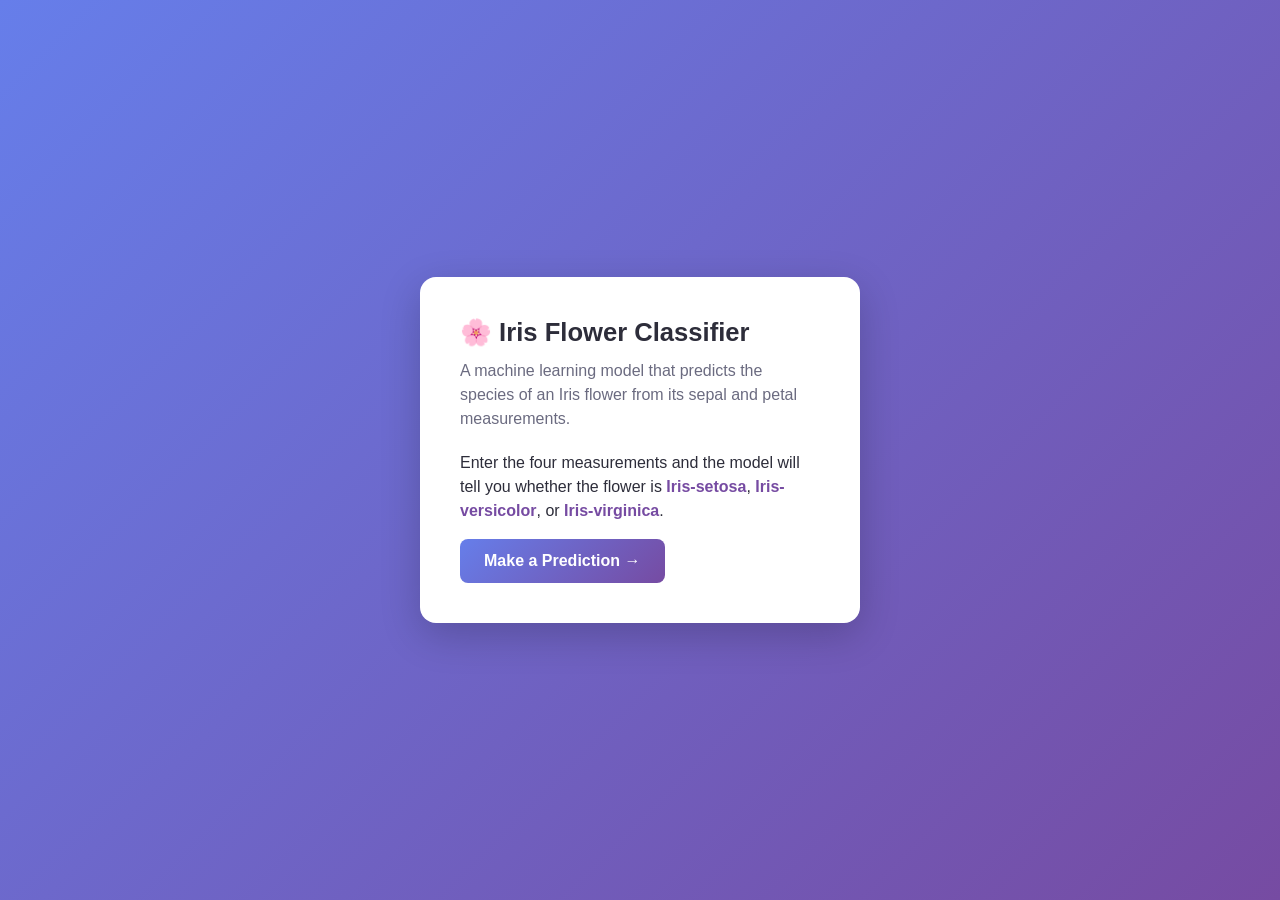
<file: static/index.html>
<!DOCTYPE html>
<html lang="en">
<head>
  <meta charset="UTF-8" />
  <meta name="viewport" content="width=device-width, initial-scale=1.0" />
  <title>Iris Classifier</title>
  <link rel="stylesheet" href="/static/style.css" />
</head>
<body>
  <div class="card">
    <h1>🌸 Iris Flower Classifier</h1>
    <p class="subtitle">
      A machine learning model that predicts the species of an Iris flower
      from its sepal and petal measurements.
    </p>
    <p>
      Enter the four measurements and the model will tell you whether the flower
      is <em>Iris-setosa</em>, <em>Iris-versicolor</em>, or <em>Iris-virginica</em>.
    </p>
    <a class="btn" href="/static/predict.html">Make a Prediction →</a>
  </div>
</body>
</html>
</file>
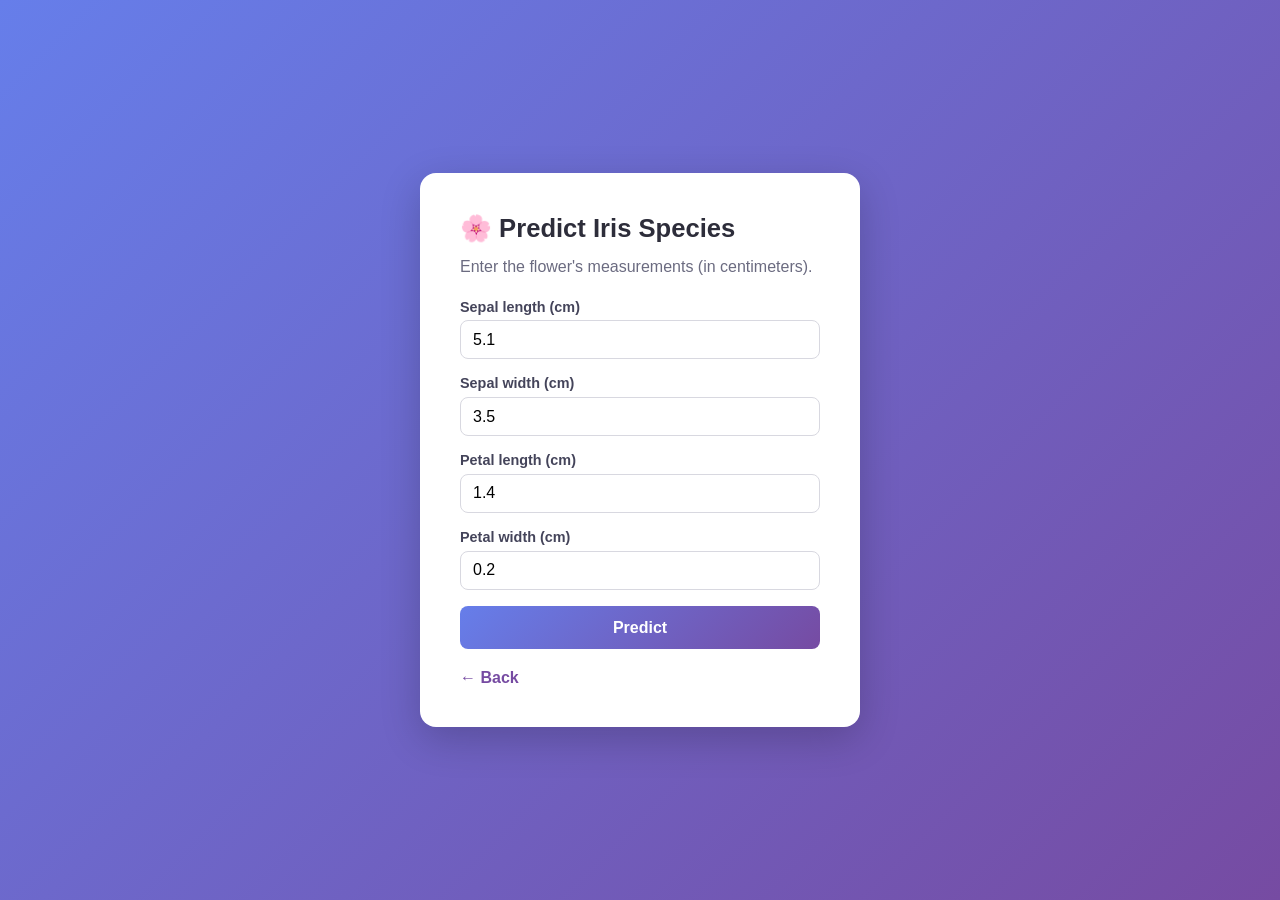
<file: static/predict.html>
<!DOCTYPE html>
<html lang="en">
<head>
  <meta charset="UTF-8" />
  <meta name="viewport" content="width=device-width, initial-scale=1.0" />
  <title>Predict — Iris Classifier</title>
  <link rel="stylesheet" href="/static/style.css" />
</head>
<body>
  <div class="card">
    <h1>🌸 Predict Iris Species</h1>
    <p class="subtitle">Enter the flower's measurements (in centimeters).</p>

    <form id="predict-form">
      <label>
        Sepal length (cm)
        <input type="number" name="sepal_length" step="0.1" value="5.1" required />
      </label>
      <label>
        Sepal width (cm)
        <input type="number" name="sepal_width" step="0.1" value="3.5" required />
      </label>
      <label>
        Petal length (cm)
        <input type="number" name="petal_length" step="0.1" value="1.4" required />
      </label>
      <label>
        Petal width (cm)
        <input type="number" name="petal_width" step="0.1" value="0.2" required />
      </label>

      <button type="submit" class="btn">Predict</button>
    </form>

    <div id="result" class="result hidden"></div>

    <a class="back-link" href="/static/index.html">← Back</a>
  </div>

  <script>
    const form = document.getElementById("predict-form");
    const result = document.getElementById("result");

    form.addEventListener("submit", async (e) => {
      e.preventDefault();
      result.classList.remove("hidden", "error");
      result.textContent = "Predicting…";

      const data = Object.fromEntries(
        [...new FormData(form)].map(([k, v]) => [k, parseFloat(v)])
      );

      try {
        const res = await fetch("/predict", {
          method: "POST",
          headers: { "Content-Type": "application/json" },
          body: JSON.stringify(data),
        });

        if (!res.ok) throw new Error("Server responded with " + res.status);

        const json = await res.json();
        result.innerHTML =
          "Predicted species: <strong>" + json.predicted_species + "</strong>";
      } catch (err) {
        result.classList.add("error");
        result.textContent = "Error: " + err.message;
      }
    });
  </script>
</body>
</html>
</file>
<file: static/style.css>
* {
  box-sizing: border-box;
  margin: 0;
  padding: 0;
}

body {
  font-family: -apple-system, BlinkMacSystemFont, "Segoe UI", Roboto, sans-serif;
  background: linear-gradient(135deg, #667eea 0%, #764ba2 100%);
  min-height: 100vh;
  display: flex;
  align-items: center;
  justify-content: center;
  padding: 1rem;
  color: #2d2d3a;
}

.card {
  background: #fff;
  border-radius: 16px;
  box-shadow: 0 12px 40px rgba(0, 0, 0, 0.2);
  padding: 2.5rem;
  max-width: 440px;
  width: 100%;
}

h1 {
  font-size: 1.6rem;
  margin-bottom: 0.75rem;
}

.subtitle {
  color: #6b6b80;
  margin-bottom: 1.25rem;
}

p {
  line-height: 1.5;
  margin-bottom: 1rem;
}

em {
  color: #764ba2;
  font-style: normal;
  font-weight: 600;
}

form {
  display: flex;
  flex-direction: column;
  gap: 1rem;
  margin-top: 0.5rem;
}

label {
  display: flex;
  flex-direction: column;
  font-size: 0.9rem;
  font-weight: 600;
  gap: 0.35rem;
  color: #44445a;
}

input {
  padding: 0.6rem 0.75rem;
  border: 1.5px solid #d8d8e0;
  border-radius: 8px;
  font-size: 1rem;
  font-weight: 400;
  transition: border-color 0.15s;
}

input:focus {
  outline: none;
  border-color: #764ba2;
}

.btn {
  display: inline-block;
  background: linear-gradient(135deg, #667eea 0%, #764ba2 100%);
  color: #fff;
  border: none;
  padding: 0.8rem 1.5rem;
  border-radius: 8px;
  font-size: 1rem;
  font-weight: 600;
  cursor: pointer;
  text-align: center;
  text-decoration: none;
  transition: transform 0.1s, box-shadow 0.15s;
}

.btn:hover {
  transform: translateY(-1px);
  box-shadow: 0 6px 18px rgba(118, 75, 162, 0.4);
}

.result {
  margin-top: 1.5rem;
  padding: 1rem;
  border-radius: 8px;
  background: #eef0ff;
  text-align: center;
  font-size: 1.05rem;
}

.result strong {
  color: #764ba2;
}

.result.error {
  background: #ffeaea;
  color: #c0392b;
}

.hidden {
  display: none;
}

.back-link {
  display: inline-block;
  margin-top: 1.25rem;
  color: #764ba2;
  text-decoration: none;
  font-weight: 600;
}

.back-link:hover {
  text-decoration: underline;
}
</file>
